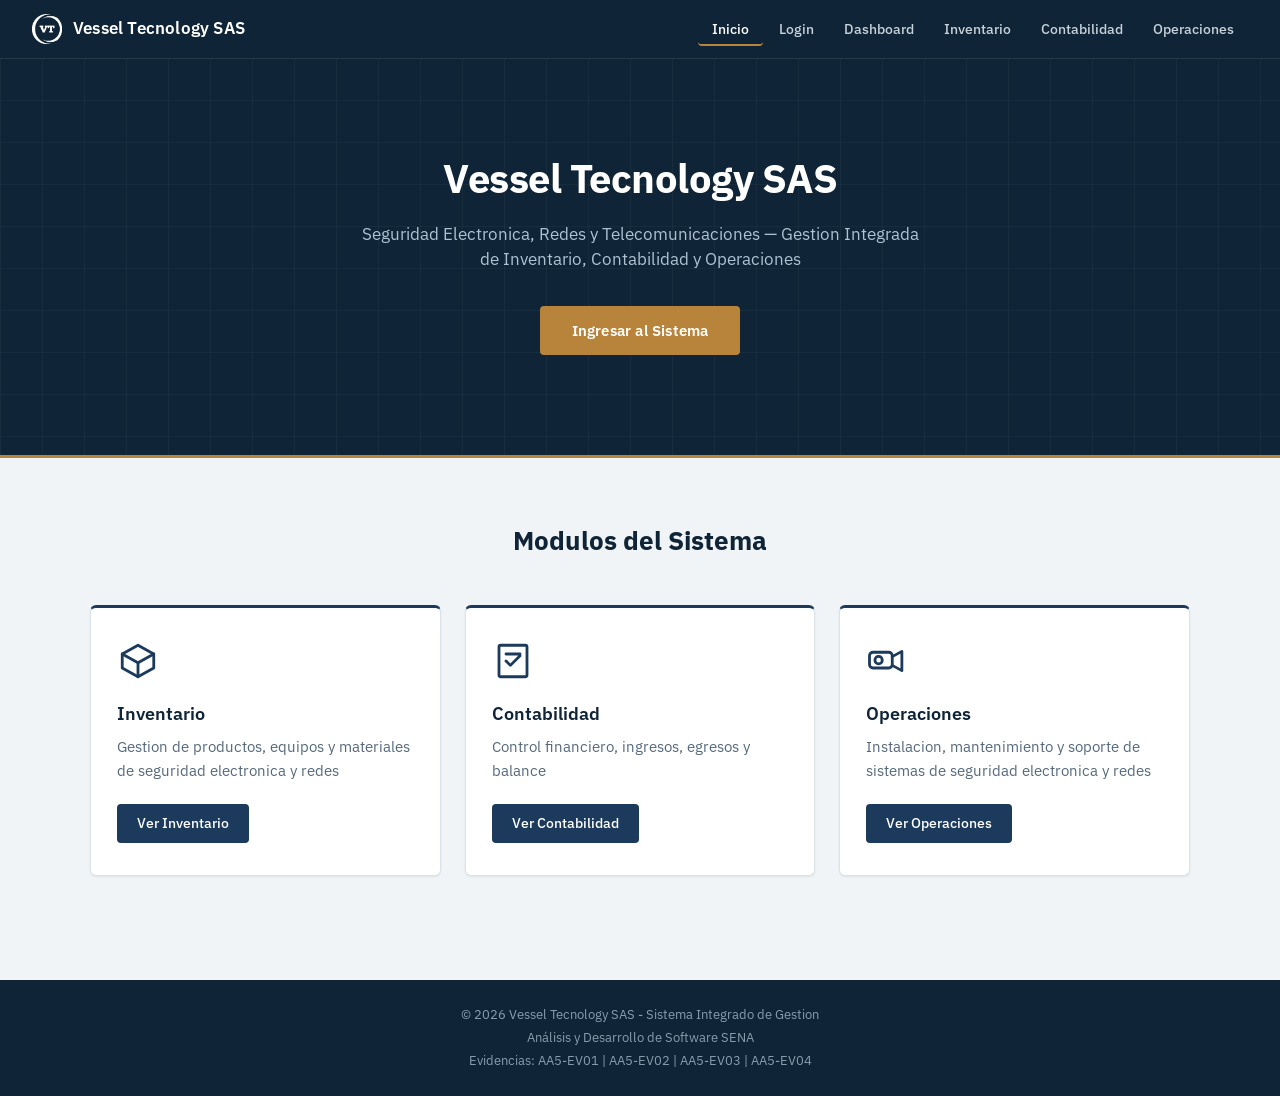
<file: index.html>
<!DOCTYPE html>
<html lang="es">
<head>
    <meta charset="UTF-8">
    <meta name="viewport" content="width=device-width, initial-scale=1.0">
    <title>Vessel Tecnology SAS - Sistema Integrado</title>
    <link rel="stylesheet" href="css/style.css?v=3">
    <link rel="icon" href="favicon.ico" sizes="any">
    <link rel="icon" href="img/favicon-32.png" type="image/png">
    <link rel="apple-touch-icon" href="img/apple-touch-icon.png">
</head>
<body>
    <nav class="navbar">
        <div class="logo">
            <span class="icon"><img src="img/emblema-navbar.png" alt="Vessel Tecnology SAS"></span>
            <span>Vessel Tecnology SAS</span>
        </div>
        <ul class="nav-links">
            <li><a href="index.html" class="active">Inicio</a></li>
            <li><a href="login.html">Login</a></li>
            <li><a href="dashboard.html">Dashboard</a></li>
            <li><a href="inventario.html">Inventario</a></li>
            <li><a href="contabilidad.html">Contabilidad</a></li>
            <li><a href="operaciones.html">Operaciones</a></li>
        </ul>
    </nav>

    <header class="hero">
        <h1>Vessel Tecnology SAS</h1>
        <p>Seguridad Electronica, Redes y Telecomunicaciones &mdash; Gestion Integrada de Inventario, Contabilidad y Operaciones</p>
        <a href="login.html" class="btn-ingresar">Ingresar al Sistema</a>
    </header>

    <section class="modules">
        <h2>Modulos del Sistema</h2>
        <div class="cards">
            <div class="card">
                <div class="card-icon"><svg viewBox="0 0 24 24" fill="none" stroke="currentColor" stroke-width="1.6" stroke-linecap="round" stroke-linejoin="round"><path d="M3 8l9-5 9 5-9 5-9-5z"/><path d="M3 8v8l9 5 9-5V8"/><path d="M12 13v8"/></svg></div>
                <h3>Inventario</h3>
                <p>Gestion de productos, equipos y materiales de seguridad electronica y redes</p>
                <a href="inventario.html" class="btn-card">Ver Inventario</a>
            </div>
            <div class="card">
                <div class="card-icon"><svg viewBox="0 0 24 24" fill="none" stroke="currentColor" stroke-width="1.6" stroke-linecap="round" stroke-linejoin="round"><rect x="4" y="3" width="16" height="18" rx="1"/><path d="M8 8h8M8 12l2.5 2.5L16 9"/></svg></div>
                <h3>Contabilidad</h3>
                <p>Control financiero, ingresos, egresos y balance</p>
                <a href="contabilidad.html" class="btn-card">Ver Contabilidad</a>
            </div>
            <div class="card">
                <div class="card-icon"><svg viewBox="0 0 24 24" fill="none" stroke="currentColor" stroke-width="1.6" stroke-linecap="round" stroke-linejoin="round"><rect x="2" y="7" width="13" height="9" rx="2"/><path d="M15 9.5l5.5-3v11l-5.5-3"/><circle cx="7.2" cy="11.5" r="2.1"/></svg></div>
                <h3>Operaciones</h3>
                <p>Instalacion, mantenimiento y soporte de sistemas de seguridad electronica y redes</p>
                <a href="operaciones.html" class="btn-card">Ver Operaciones</a>
            </div>
        </div>
    </section>

    <footer>
        <p>&copy; 2026 Vessel Tecnology SAS - Sistema Integrado de Gestion</p>
        <p>Análisis y Desarrollo de Software SENA</p>
        <p>Evidencias: AA5-EV01 | AA5-EV02 | AA5-EV03 | AA5-EV04</p>
    </footer>
</body>
</html>
</file>
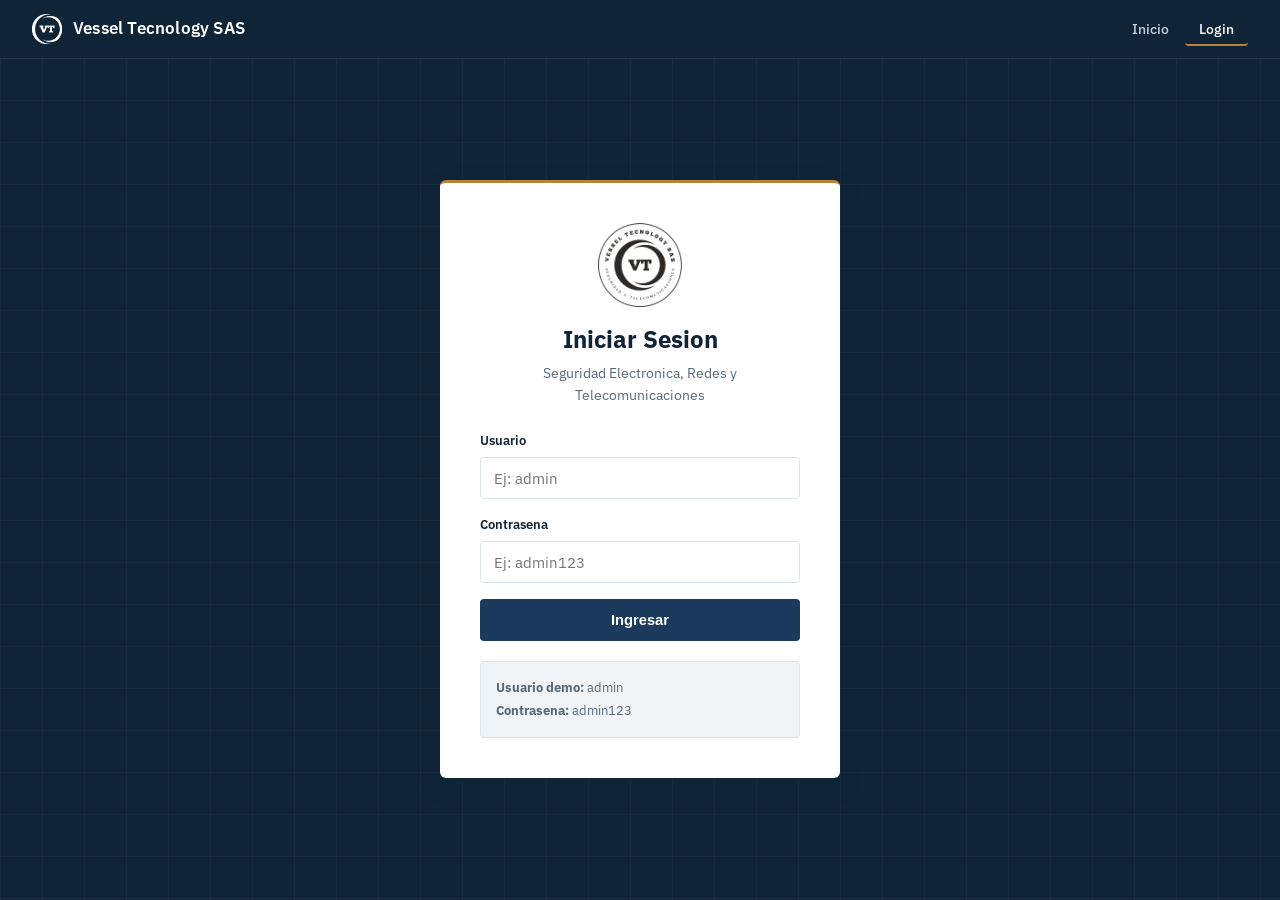
<file: auditoria.html>
<!DOCTYPE html>
<html lang="es">
<head>
    <meta charset="UTF-8">
    <meta name="viewport" content="width=device-width, initial-scale=1.0">
    <title>Auditoria - Vessel Technology SAS</title>
    <link rel="stylesheet" href="css/style.css?v=3">
    <link rel="icon" href="favicon.ico" sizes="any">
    <link rel="icon" href="img/favicon-32.png" type="image/png">
    <link rel="apple-touch-icon" href="img/apple-touch-icon.png">
</head>
<body>
    <nav class="navbar">
        <div class="logo">
            <span class="icon"><img src="img/emblema-navbar.png" alt="Vessel Tecnology SAS"></span>
            <span>Vessel Technology SAS</span>
        </div>
        <ul class="nav-links">
            <li><a href="index.html">Inicio</a></li>
            <li><a href="dashboard.html">Dashboard</a></li>
            <li><a href="inventario.html">Inventario</a></li>
            <li><a href="contabilidad.html">Contabilidad</a></li>
            <li><a href="operaciones.html">Operaciones</a></li>
            <li><a href="nomina.html" id="navNomina" style="display:none;">Nomina</a></li>
            <li><a href="auditoria.html" class="active">Auditoria</a></li>
            <li><a href="#" onclick="logout()">Salir</a></li>
        </ul>
    </nav>

    <div class="page-container">
        <h1>Auditoria del Sistema</h1>
        <p class="subtitle">Bitacora de trazabilidad: quien hizo que, en que modulo y cuando</p>

        <div class="actions-bar">
            <input type="text" id="searchInput" placeholder="Buscar por usuario, accion o modulo..." onkeyup="filtrar()">
            <button class="btn-secondary" onclick="cargarAuditoria()">Actualizar</button>
        </div>

        <div id="mensajeAcceso" class="message error" style="display:none;"></div>

        <div class="table-container">
            <table id="auditoriaTable">
                <thead>
                    <tr>
                        <th>Fecha y hora</th>
                        <th>Usuario</th>
                        <th>Accion</th>
                        <th>Modulo</th>
                        <th>Registro afectado</th>
                        <th>Descripcion</th>
                        <th>IP</th>
                    </tr>
                </thead>
                <tbody id="tableBody"></tbody>
            </table>
        </div>
    </div>

    <script>
        async function cargarAuditoria() {
            try {
                const res = await fetch('api/auditoria');
                const data = await res.json();

                if (data.success) {
                    document.getElementById('mensajeAcceso').style.display = 'none';
                    renderTable(data.data);
                } else {
                    document.getElementById('tableBody').innerHTML = '';
                    const msg = document.getElementById('mensajeAcceso');
                    msg.textContent = data.error || 'No fue posible cargar la auditoria.';
                    msg.style.display = 'block';
                }
            } catch (e) {
                console.error('Error cargando auditoria:', e);
                const msg = document.getElementById('mensajeAcceso');
                msg.textContent = 'No fue posible conectar con el servidor. Intentelo nuevamente.';
                msg.style.display = 'block';
            }
        }

        function renderTable(registros) {
            const tbody = document.getElementById('tableBody');
            if (!registros || registros.length === 0) {
                tbody.innerHTML = '<tr><td colspan="7" style="text-align:center;">Aun no hay registros de auditoria</td></tr>';
                return;
            }
            tbody.innerHTML = registros.map(r => `
                <tr>
                    <td>${r.fechaHora}</td>
                    <td>${r.usuario}</td>
                    <td><span class="badge ${claseBadge(r.accion)}">${r.accion}</span></td>
                    <td>${r.modulo}</td>
                    <td>${r.registroAfectado || '-'}</td>
                    <td>${r.descripcion || '-'}</td>
                    <td>${r.ip || '-'}</td>
                </tr>
            `).join('');
        }

        function claseBadge(accion) {
            if (accion.includes('FALLIDO') || accion.startsWith('ELIMINAR')) return 'cancelada';
            if (accion.startsWith('LOGIN') || accion.startsWith('CREAR') || accion.startsWith('ENTRADA')) return 'completada';
            if (accion.startsWith('SALIDA') || accion.startsWith('ACTUALIZAR') || accion.startsWith('AJUSTE')) return 'pendiente';
            return 'planificada';
        }

        function filtrar() {
            const term = document.getElementById('searchInput').value.toLowerCase();
            document.querySelectorAll('#tableBody tr').forEach(row => {
                row.style.display = row.textContent.toLowerCase().includes(term) ? '' : 'none';
            });
        }

        function logout() {
            localStorage.removeItem('user');
            fetch('api/auth/logout');
            window.location.href = 'index.html';
        }

        const user = localStorage.getItem('user');
        if (!user) window.location.href = 'login.html';
        else {
            const u = JSON.parse(user);
            if (u.rol === 'admin') {
                const navNom = document.getElementById('navNomina');
                if (navNom) navNom.style.display = 'inline';
            }
        }

        cargarAuditoria();
    </script>
</body>
</html>
</file>
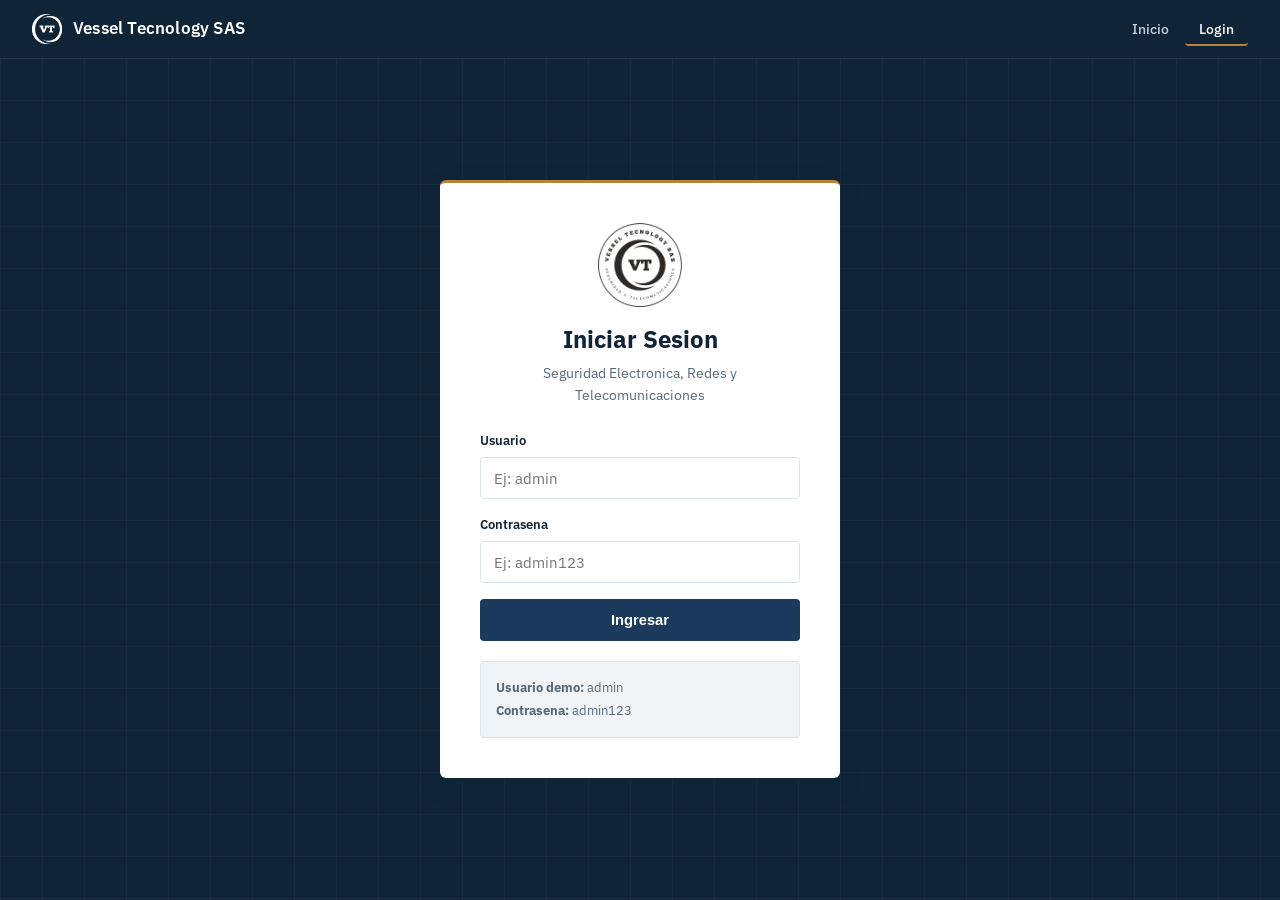
<file: contabilidad.html>
<!DOCTYPE html>
<html lang="es">
<head>
    <meta charset="UTF-8">
    <meta name="viewport" content="width=device-width, initial-scale=1.0">
    <title>Contabilidad - Vessel Technology SAS</title>
    <link rel="stylesheet" href="css/style.css?v=3">
    <link rel="icon" href="favicon.ico" sizes="any">
    <link rel="icon" href="img/favicon-32.png" type="image/png">
    <link rel="apple-touch-icon" href="img/apple-touch-icon.png">
</head>
<body>
    <nav class="navbar">
        <div class="logo">
            <span class="icon"><img src="img/emblema-navbar.png" alt="Vessel Tecnology SAS"></span>
            <span>Vessel Technology SAS</span>
        </div>
        <ul class="nav-links">
            <li><a href="index.html">Inicio</a></li>
            <li><a href="dashboard.html">Dashboard</a></li>
            <li><a href="inventario.html">Inventario</a></li>
            <li><a href="contabilidad.html" class="active">Contabilidad</a></li>
            <li><a href="operaciones.html">Operaciones</a></li>
            <li><a href="nomina.html" id="navNomina" style="display:none;">Nomina</a></li>
            <li><a href="auditoria.html" id="navAuditoria" style="display:none;">Auditoria</a></li>
            <li><a href="#" onclick="logout()">Salir</a></li>
        </ul>
    </nav>

    <div class="page-container">
        <h1>Modulo de Contabilidad</h1>
        <p class="subtitle">Control financiero y gestion de transacciones</p>

        <div class="summary-cards summary-cards-5">
            <div class="summary-card income">
                <h4>Total Ingresos</h4>
                <div id="sumIngresos">$0</div>
            </div>
            <div class="summary-card expense">
                <h4>Total Egresos</h4>
                <div id="sumEgresos">$0</div>
            </div>
            <div class="summary-card balance">
                <h4>Balance</h4>
                <div id="sumBalance">$0</div>
            </div>
            <div class="summary-card cobrar">
                <h4>Cuentas por Cobrar</h4>
                <div id="sumPorCobrar">$0</div>
                <span class="summary-sub" id="cantPorCobrar"></span>
            </div>
            <div class="summary-card pagar">
                <h4>Cuentas por Pagar</h4>
                <div id="sumPorPagar">$0</div>
                <span class="summary-sub" id="cantPorPagar"></span>
            </div>
        </div>
        <div id="alertaVencidas" class="message error" style="display:none; margin-bottom:16px;"></div>

        <div class="actions-bar">
            <button class="btn-primary" onclick="showAddForm()">+ Nueva Transaccion</button>
        </div>

        <div id="addForm" class="form-panel" style="display:none;">
            <h3>Registrar Transaccion</h3>
            <form id="transForm">
                <div class="form-row">
                    <div class="form-group">
                        <label>Tipo</label>
                        <select id="tipo">
                            <option value="ingreso">Ingreso</option>
                            <option value="egreso">Egreso</option>
                        </select>
                    </div>
                    <div class="form-group">
                        <label>Categoria</label>
                        <select id="catTrans">
                            <option value="ventas">Ventas</option>
                            <option value="compras">Compras</option>
                            <option value="nomina">Nomina</option>
                            <option value="servicios">Servicios</option>
                            <option value="mantenimiento">Mantenimiento</option>
                        </select>
                    </div>
                </div>
                <div class="form-group">
                    <label>Concepto</label>
                    <input type="text" id="concepto" required>
                </div>
                <div class="form-row">
                    <div class="form-group">
                        <label>Monto (COP)</label>
                        <input type="number" id="monto" required>
                    </div>
                    <div class="form-group">
                        <label>Fecha</label>
                        <input type="date" id="fechaTrans" required>
                    </div>
                    <div class="form-group">
                        <label>Referencia</label>
                        <input type="text" id="referencia">
                    </div>
                </div>
                <div class="form-row">
                    <div class="form-group">
                        <label>Metodo de Pago</label>
                        <select id="metodoPago">
                            <option value="transferencia">Transferencia</option>
                            <option value="efectivo">Efectivo</option>
                            <option value="cheque">Cheque</option>
                            <option value="credito">Credito</option>
                        </select>
                    </div>
                    <div class="form-group">
                        <label>Estado</label>
                        <select id="estadoTrans" onchange="toggleVencimiento()">
                            <option value="completado">Completado (ya pagado/cobrado)</option>
                            <option value="pendiente">Pendiente (por pagar/cobrar)</option>
                        </select>
                    </div>
                    <div class="form-group" id="grupoVencimiento" style="display:none;">
                        <label>Fecha de vencimiento</label>
                        <input type="date" id="fechaVencimiento">
                    </div>
                </div>
                <div class="form-row">
                    <div class="form-group">
                        <label>Responsable</label>
                        <input type="text" id="responsable">
                    </div>
                </div>
                <button type="submit" class="btn-primary">Guardar</button>
                <button type="button" class="btn-secondary" onclick="hideAddForm()">Cancelar</button>
            </form>
        </div>

        <div class="table-container">
            <table id="contaTable">
                <thead>
                    <tr>
                        <th>ID</th>
                        <th>Tipo</th>
                        <th>Concepto</th>
                        <th>Monto</th>
                        <th>Categoria</th>
                        <th>Fecha</th>
                        <th>Referencia</th>
                        <th>Estado</th>
                        <th>Vencimiento</th>
                    </tr>
                </thead>
                <tbody id="tableBody"></tbody>
            </table>
        </div>
    </div>

    <script>
        const API_URL = 'api/contabilidad';

        async function loadData() {
            try {
                // Resumen
                const resSum = await fetch(API_URL + '/resumen');
                const sumData = await resSum.json();
                if (sumData.success) {
                    const s = sumData.data;
                    document.getElementById('sumIngresos').textContent = '$' + s.totalIngresos.toLocaleString();
                    document.getElementById('sumEgresos').textContent = '$' + s.totalEgresos.toLocaleString();
                    document.getElementById('sumBalance').textContent = '$' + s.balance.toLocaleString();
                    document.getElementById('sumPorCobrar').textContent = '$' + s.cuentasPorCobrar.toLocaleString();
                    document.getElementById('sumPorPagar').textContent = '$' + s.cuentasPorPagar.toLocaleString();
                    document.getElementById('cantPorCobrar').textContent = s.cantidadPorCobrar + ' factura(s) pendiente(s)';
                    document.getElementById('cantPorPagar').textContent = s.cantidadPorPagar + ' factura(s) pendiente(s)';

                    const alerta = document.getElementById('alertaVencidas');
                    if (s.cuentasVencidas > 0) {
                        alerta.style.display = 'block';
                        alerta.textContent = 'Tienes ' + s.cuentasVencidas + ' cuenta(s) pendiente(s) vencida(s). Revisa la columna Vencimiento en la tabla.';
                    } else {
                        alerta.style.display = 'none';
                    }
                }

                // Transacciones
                const res = await fetch(API_URL);
                const data = await res.json();
                if (data.success) {
                    const hoy = new Date().toISOString().slice(0,10);
                    document.getElementById('tableBody').innerHTML = data.data.map(t => {
                        const vencida = t.estado === 'pendiente' && t.fechaVencimiento && t.fechaVencimiento < hoy;
                        return `
                        <tr${vencida ? ' class="row-vencida"' : ''}>
                            <td>${t.id}</td>
                            <td><span class="badge ${t.tipoTransaccion}">${t.tipoTransaccion}</span></td>
                            <td>${t.concepto}</td>
                            <td>$${t.monto.toLocaleString()}</td>
                            <td>${t.categoria}</td>
                            <td>${t.fechaTransaccion}</td>
                            <td>${t.referencia || '-'}</td>
                            <td><span class="badge ${t.estado}">${t.estado}</span></td>
                            <td>${t.fechaVencimiento ? (vencida ? '<strong class="text-danger">' + t.fechaVencimiento + ' (vencida)</strong>' : t.fechaVencimiento) : '-'}</td>
                        </tr>
                    `;}).join('');
                }
            } catch (e) { console.error(e); }
        }

        function toggleVencimiento() {
            document.getElementById('grupoVencimiento').style.display =
                document.getElementById('estadoTrans').value === 'pendiente' ? 'block' : 'none';
        }

        function showAddForm() {
            document.getElementById('transForm').reset();
            toggleVencimiento();
            document.getElementById('addForm').style.display = 'block';
        }
        function hideAddForm() { document.getElementById('addForm').style.display = 'none'; }

        document.getElementById('transForm').addEventListener('submit', async function(e) {
            e.preventDefault();
            const trans = {
                tipoTransaccion: document.getElementById('tipo').value,
                concepto: document.getElementById('concepto').value,
                monto: parseFloat(document.getElementById('monto').value),
                categoria: document.getElementById('catTrans').value,
                fechaTransaccion: document.getElementById('fechaTrans').value,
                referencia: document.getElementById('referencia').value,
                metodoPago: document.getElementById('metodoPago').value,
                estado: document.getElementById('estadoTrans').value,
                fechaVencimiento: document.getElementById('fechaVencimiento').value,
                responsable: document.getElementById('responsable').value,
                observaciones: ''
            };

            try {
                const res = await fetch(API_URL, {
                    method: 'POST',
                    headers: { 'Content-Type': 'application/json' },
                    body: JSON.stringify(trans)
                });
                const data = await res.json();
                if (data.success) { hideAddForm(); loadData(); }
                else alert(data.error || 'Error');
            } catch (e) { alert('Error de conexion'); }
        });

        function logout() {
            localStorage.removeItem('user');
            fetch('api/auth/logout');
            window.location.href = 'index.html';
        }

        const __user = localStorage.getItem('user');
        if (!__user) window.location.href = 'login.html';
        else {
            const __u = JSON.parse(__user);
            if (__u.rol === 'admin') {
                const navAud = document.getElementById('navAuditoria');
                if (navAud) navAud.style.display = 'inline';
                const navNom = document.getElementById('navNomina');
                if (navNom) navNom.style.display = 'inline';
            }
        }
        loadData();
    </script>
</body>
</html>
</file>
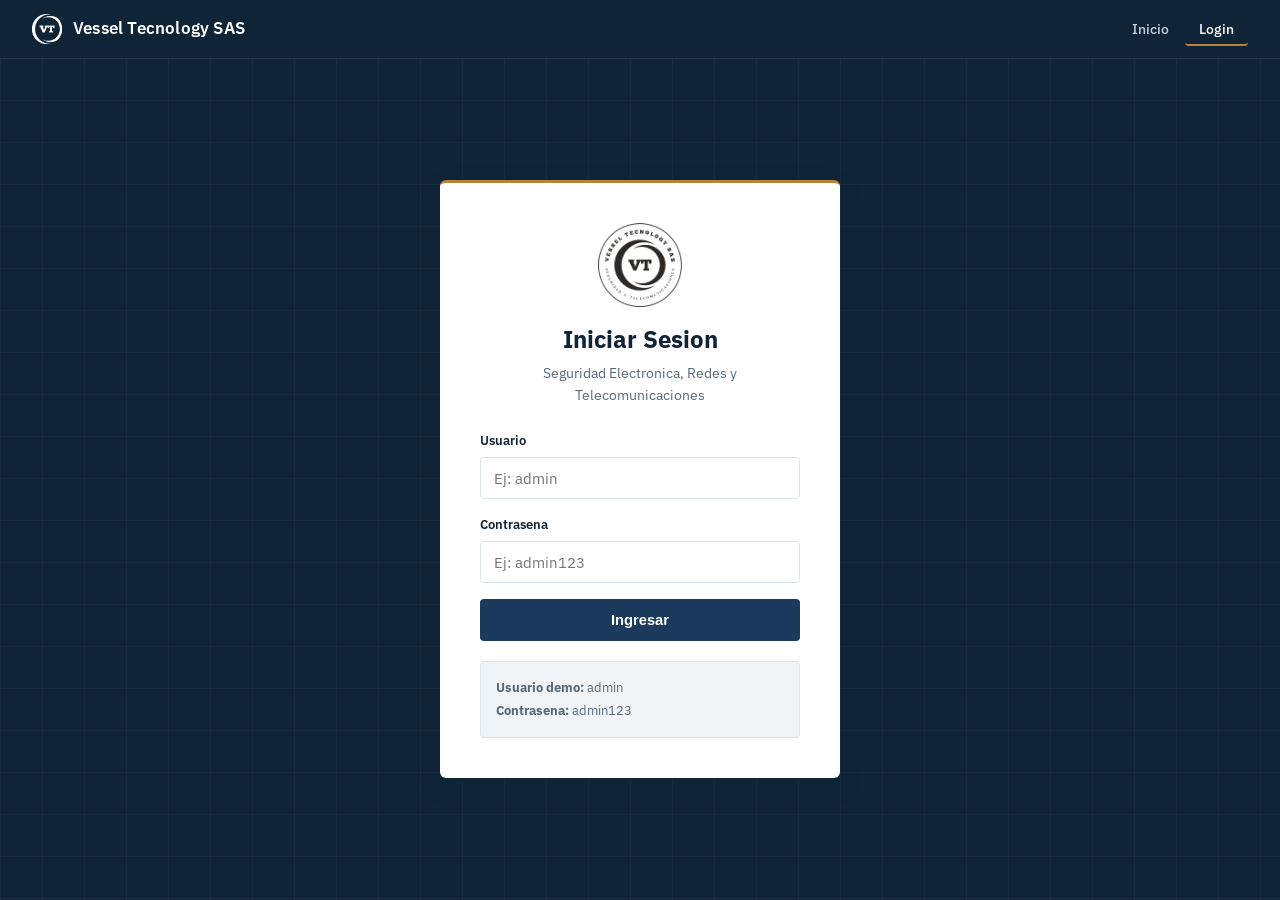
<file: inventario.html>
<!DOCTYPE html>
<html lang="es">
<head>
    <meta charset="UTF-8">
    <meta name="viewport" content="width=device-width, initial-scale=1.0">
    <title>Inventario - Vessel Technology SAS</title>
    <link rel="stylesheet" href="css/style.css?v=3">
    <link rel="icon" href="favicon.ico" sizes="any">
    <link rel="icon" href="img/favicon-32.png" type="image/png">
    <link rel="apple-touch-icon" href="img/apple-touch-icon.png">
</head>
<body>
    <nav class="navbar">
        <div class="logo">
            <span class="icon"><img src="img/emblema-navbar.png" alt="Vessel Tecnology SAS"></span>
            <span>Vessel Technology SAS</span>
        </div>
        <ul class="nav-links">
            <li><a href="index.html">Inicio</a></li>
            <li><a href="dashboard.html">Dashboard</a></li>
            <li><a href="inventario.html" class="active">Inventario</a></li>
            <li><a href="contabilidad.html">Contabilidad</a></li>
            <li><a href="operaciones.html">Operaciones</a></li>
            <li><a href="nomina.html" id="navNomina" style="display:none;">Nomina</a></li>
            <li><a href="auditoria.html" id="navAuditoria" style="display:none;">Auditoria</a></li>
            <li><a href="#" onclick="logout()">Salir</a></li>
        </ul>
    </nav>

    <div class="page-container">
        <h1>Modulo de Inventario</h1>
        <p class="subtitle">Gestion de productos, equipos y materiales de seguridad electronica y redes</p>

        <div class="actions-bar">
            <button class="btn-primary" onclick="showAddForm()">+ Nuevo Producto</button>
            <input type="text" id="searchInput" placeholder="Buscar producto..." onkeyup="searchProducts()">
        </div>

        <div id="addForm" class="form-panel" style="display:none;">
            <h3 id="formTitle">Agregar Producto</h3>
            <form id="productForm">
                <div class="form-row">
                    <div class="form-group">
                        <label>Codigo</label>
                        <input type="text" id="codigo" required>
                    </div>
                    <div class="form-group">
                        <label>Nombre</label>
                        <input type="text" id="nombre" required>
                    </div>
                </div>
                <div class="form-group">
                    <label>Descripcion</label>
                    <textarea id="descripcion"></textarea>
                </div>
                <div class="form-row">
                    <div class="form-group">
                        <label>Categoria</label>
                        <select id="categoria">
                            <option value="repuestos">Repuestos</option>
                            <option value="equipos">Equipos</option>
                            <option value="consumibles">Consumibles</option>
                            <option value="herramientas">Herramientas</option>
                        </select>
                    </div>
                    <div class="form-group">
                        <label>Cantidad Stock</label>
                        <input type="number" id="cantidad" required>
                    </div>
                    <div class="form-group">
                        <label>Precio Unitario (COP)</label>
                        <input type="number" id="precio" required>
                    </div>
                </div>
                <div class="form-row">
                    <div class="form-group">
                        <label>Ubicacion Almacen</label>
                        <input type="text" id="ubicacion">
                    </div>
                    <div class="form-group">
                        <label>Proveedor</label>
                        <input type="text" id="proveedor">
                    </div>
                    <div class="form-group">
                        <label>Fecha Ingreso</label>
                        <input type="date" id="fechaIngreso" required>
                    </div>
                </div>
                <button type="submit" class="btn-primary" id="submitBtn">Guardar Producto</button>
                <button type="button" class="btn-secondary" onclick="hideAddForm()">Cancelar</button>
            </form>
        </div>

        <div class="table-container">
            <table id="inventarioTable">
                <thead>
                    <tr>
                        <th>ID</th>
                        <th>Codigo</th>
                        <th>Nombre</th>
                        <th>Categoria</th>
                        <th>Stock</th>
                        <th>Precio</th>
                        <th>Ubicacion</th>
                        <th>Estado</th>
                        <th>Acciones</th>
                    </tr>
                </thead>
                <tbody id="tableBody"></tbody>
            </table>
        </div>

        <div id="movPanel" class="form-panel" style="display:none;">
            <h3>Movimientos de inventario &mdash; <span id="movProductoNombre"></span></h3>
            <form id="movForm">
                <div class="form-row">
                    <div class="form-group">
                        <label>Tipo de movimiento</label>
                        <select id="movTipo" required>
                            <option value="entrada">Entrada (ingreso de stock)</option>
                            <option value="salida">Salida (retiro de stock)</option>
                            <option value="ajuste">Ajuste (corregir stock fisico contado)</option>
                        </select>
                    </div>
                    <div class="form-group">
                        <label id="movCantidadLabel">Cantidad</label>
                        <input type="number" id="movCantidad" min="0" required>
                    </div>
                </div>
                <div class="form-group">
                    <label>Motivo</label>
                    <input type="text" id="movMotivo" placeholder="Ej: Compra a proveedor, uso en mantenimiento OP-2024-002, conteo fisico...">
                </div>
                <button type="submit" class="btn-primary">Registrar Movimiento</button>
                <button type="button" class="btn-secondary" onclick="cerrarMovPanel()">Cerrar</button>
            </form>

            <div id="movMensaje" class="message" style="display:none;"></div>

            <h3 style="margin-top:20px;">Historial</h3>
            <div class="table-container">
                <table>
                    <thead>
                        <tr>
                            <th>Fecha</th>
                            <th>Tipo</th>
                            <th>Cantidad</th>
                            <th>Stock resultante</th>
                            <th>Motivo</th>
                            <th>Usuario</th>
                        </tr>
                    </thead>
                    <tbody id="movHistorialBody"></tbody>
                </table>
            </div>
        </div>
    </div>

    <script>
        const API_URL = 'api/inventario';

        async function loadInventario() {
            try {
                const res = await fetch(API_URL);
                const data = await res.json();
                if (data.success) renderTable(data.data);
            } catch (e) { console.error(e); }
        }

        function renderTable(productos) {
            const tbody = document.getElementById('tableBody');
            tbody.innerHTML = productos.map(p => `
                <tr>
                    <td>${p.id}</td>
                    <td class="mono">${p.codigoProducto}</td>
                    <td>${p.nombre}</td>
                    <td><span class="cat-tag cat-${p.categoria}">${p.categoria}</span></td>
                    <td>
                        <div class="stock-cell">
                            <span class="stock-num">${p.cantidadStock}</span>
                            <span class="stock-bar"><span class="stock-bar-fill stock-${p.estado}" style="width:${Math.max(6, Math.min(100, (p.cantidadStock / Math.max(p.cantidadStock, p.cantidadMinima * 3)) * 100))}%"></span></span>
                        </div>
                    </td>
                    <td>$${p.precioUnitario.toLocaleString()}</td>
                    <td>${p.ubicacionAlmacen || '-'}</td>
                    <td><span class="badge ${p.estado}">${p.estado}</span></td>
                    <td>
                        <button class="btn-small" onclick="editProduct(${p.id})">Editar</button>
                        <button class="btn-small" onclick="verMovimientos(${p.id}, '${p.nombre.replace(/'/g, "\\'")}')">Movimientos</button>
                        <button class="btn-small btn-danger" onclick="deleteProduct(${p.id})">Eliminar</button>
                    </td>
                </tr>
            `).join('');
        }

        let editingId = null;

        function showAddForm() {
            editingId = null;
            document.getElementById('productForm').reset();
            document.getElementById('formTitle').textContent = 'Agregar Producto';
            document.getElementById('submitBtn').textContent = 'Guardar Producto';
            document.getElementById('codigo').disabled = false;
            document.getElementById('addForm').style.display = 'block';
        }
        function hideAddForm() {
            editingId = null;
            document.getElementById('addForm').style.display = 'none';
        }

        async function editProduct(id) {
            try {
                const res = await fetch(`${API_URL}/${id}`);
                const data = await res.json();
                if (!data.success) { alert(data.error || 'No se pudo cargar el producto'); return; }
                const p = data.data;
                editingId = id;
                document.getElementById('formTitle').textContent = 'Editar Producto';
                document.getElementById('submitBtn').textContent = 'Actualizar Producto';
                document.getElementById('codigo').value = p.codigoProducto;
                document.getElementById('codigo').disabled = true; // el codigo no se modifica una vez creado
                document.getElementById('nombre').value = p.nombre;
                document.getElementById('descripcion').value = p.descripcion || '';
                document.getElementById('categoria').value = p.categoria;
                document.getElementById('cantidad').value = p.cantidadStock;
                document.getElementById('precio').value = p.precioUnitario;
                document.getElementById('ubicacion').value = p.ubicacionAlmacen || '';
                document.getElementById('proveedor').value = p.proveedor || '';
                document.getElementById('fechaIngreso').value = (p.fechaIngreso || '').substring(0, 10);
                document.getElementById('addForm').style.display = 'block';
                window.scrollTo({ top: document.getElementById('addForm').offsetTop - 20, behavior: 'smooth' });
            } catch (e) {
                alert('Error de conexion al cargar el producto');
            }
        }

        document.getElementById('productForm').addEventListener('submit', async function(e) {
            e.preventDefault();
            const producto = {
                codigoProducto: document.getElementById('codigo').value,
                nombre: document.getElementById('nombre').value,
                descripcion: document.getElementById('descripcion').value,
                categoria: document.getElementById('categoria').value,
                cantidadStock: parseInt(document.getElementById('cantidad').value),
                cantidadMinima: 10,
                precioUnitario: parseFloat(document.getElementById('precio').value),
                ubicacionAlmacen: document.getElementById('ubicacion').value,
                proveedor: document.getElementById('proveedor').value,
                fechaIngreso: document.getElementById('fechaIngreso').value
            };

            const esEdicion = editingId !== null;
            const url = esEdicion ? `${API_URL}/${editingId}` : API_URL;
            const metodo = esEdicion ? 'PUT' : 'POST';

            try {
                const res = await fetch(url, {
                    method: metodo,
                    headers: { 'Content-Type': 'application/json' },
                    body: JSON.stringify(producto)
                });
                const data = await res.json();
                if (data.success) { hideAddForm(); loadInventario(); }
                else alert(data.error || 'Error');
            } catch (e) { alert('Error de conexion'); }
        });

        async function deleteProduct(id) {
            if (!confirm('Eliminar producto?')) return;
            try {
                const res = await fetch(`${API_URL}/${id}`, { method: 'DELETE' });
                const data = await res.json();
                if (data.success) loadInventario();
            } catch (e) { alert('Error'); }
        }

        function searchProducts() {
            const term = document.getElementById('searchInput').value.toLowerCase();
            const rows = document.querySelectorAll('#tableBody tr');
            rows.forEach(row => {
                row.style.display = row.textContent.toLowerCase().includes(term) ? '' : 'none';
            });
        }

        // ---------- Movimientos de inventario (entrada / salida / ajuste) ----------
        let movProductoId = null;

        async function verMovimientos(id, nombre) {
            movProductoId = id;
            document.getElementById('movProductoNombre').textContent = nombre;
            document.getElementById('movForm').reset();
            document.getElementById('movMensaje').style.display = 'none';
            document.getElementById('movPanel').style.display = 'block';
            actualizarLabelCantidad();
            await cargarHistorialMovimientos();
            window.scrollTo({ top: document.getElementById('movPanel').offsetTop - 20, behavior: 'smooth' });
        }

        function cerrarMovPanel() {
            movProductoId = null;
            document.getElementById('movPanel').style.display = 'none';
        }

        document.getElementById('movTipo').addEventListener('change', actualizarLabelCantidad);
        function actualizarLabelCantidad() {
            const tipo = document.getElementById('movTipo').value;
            document.getElementById('movCantidadLabel').textContent =
                tipo === 'ajuste' ? 'Nuevo stock total (conteo fisico)' : 'Cantidad';
        }

        async function cargarHistorialMovimientos() {
            try {
                const res = await fetch(`${API_URL}/movimientos/${movProductoId}`);
                const data = await res.json();
                const tbody = document.getElementById('movHistorialBody');
                if (!data.success || !data.data || data.data.length === 0) {
                    tbody.innerHTML = '<tr><td colspan="6" style="text-align:center;">Aun no hay movimientos registrados para este producto</td></tr>';
                    return;
                }
                tbody.innerHTML = data.data.map(m => `
                    <tr>
                        <td>${m.fechaMovimiento}</td>
                        <td><span class="badge ${m.tipoMovimiento === 'salida' ? 'egreso' : 'ingreso'}">${m.tipoMovimiento}</span></td>
                        <td>${m.cantidad}</td>
                        <td>${m.stockResultante}</td>
                        <td>${m.motivo || '-'}</td>
                        <td>${m.usuario}</td>
                    </tr>
                `).join('');
            } catch (e) {
                console.error('Error cargando historial:', e);
            }
        }

        document.getElementById('movForm').addEventListener('submit', async function(e) {
            e.preventDefault();
            const movimiento = {
                productoId: movProductoId,
                tipoMovimiento: document.getElementById('movTipo').value,
                cantidad: parseInt(document.getElementById('movCantidad').value),
                motivo: document.getElementById('movMotivo').value
            };

            const msg = document.getElementById('movMensaje');
            try {
                const res = await fetch(`${API_URL}/movimiento`, {
                    method: 'POST',
                    headers: { 'Content-Type': 'application/json' },
                    body: JSON.stringify(movimiento)
                });
                const data = await res.json();
                if (data.success) {
                    msg.className = 'message success';
                    msg.textContent = 'Movimiento registrado. Stock resultante: ' + data.data.stockResultante;
                    msg.style.display = 'block';
                    document.getElementById('movForm').reset();
                    actualizarLabelCantidad();
                    cargarHistorialMovimientos();
                    loadInventario();
                } else {
                    msg.className = 'message error';
                    msg.textContent = data.error || 'No fue posible registrar el movimiento';
                    msg.style.display = 'block';
                }
            } catch (e) {
                msg.className = 'message error';
                msg.textContent = 'No fue posible conectar con el servidor. Intentelo nuevamente.';
                msg.style.display = 'block';
            }
        });

        function logout() {
            localStorage.removeItem('user');
            fetch('api/auth/logout');
            window.location.href = 'index.html';
        }

        const __user = localStorage.getItem('user');
        if (!__user) window.location.href = 'login.html';
        else {
            const __u = JSON.parse(__user);
            if (__u.rol === 'admin') {
                const navAud = document.getElementById('navAuditoria');
                if (navAud) navAud.style.display = 'inline';
                const navNom = document.getElementById('navNomina');
                if (navNom) navNom.style.display = 'inline';
            }
        }
        loadInventario();
    </script>
</body>
</html>
</file>
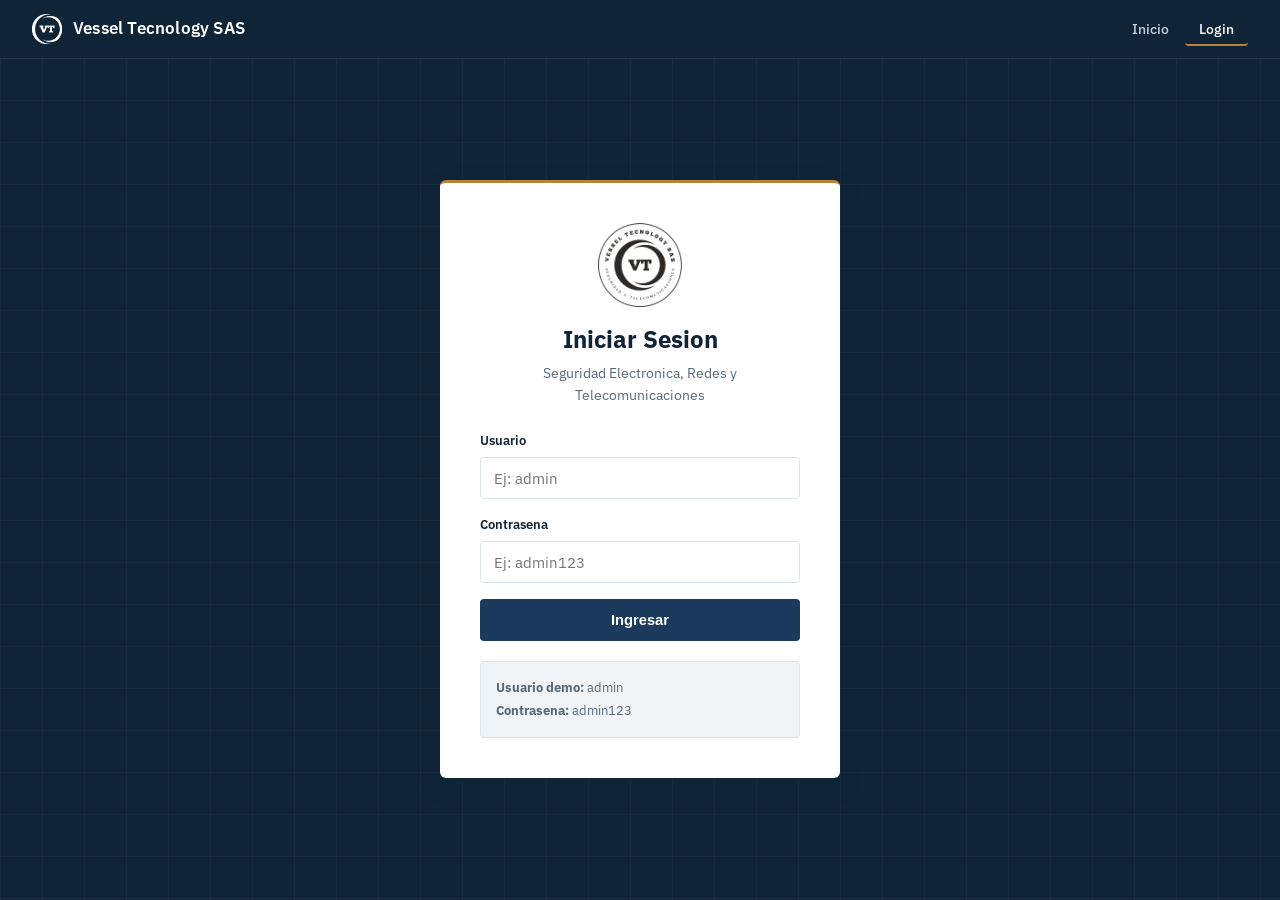
<file: login.html>
<!DOCTYPE html>
<html lang="es">
<head>
    <meta charset="UTF-8">
    <meta name="viewport" content="width=device-width, initial-scale=1.0">
    <title>Login - Vessel Tecnology SAS</title>
    <link rel="stylesheet" href="css/style.css?v=3">
    <link rel="icon" href="favicon.ico" sizes="any">
    <link rel="icon" href="img/favicon-32.png" type="image/png">
    <link rel="apple-touch-icon" href="img/apple-touch-icon.png">
</head>
<body>
    <nav class="navbar">
        <div class="logo">
            <span class="icon"><img src="img/emblema-navbar.png" alt="Vessel Tecnology SAS"></span>
            <span>Vessel Tecnology SAS</span>
        </div>
        <ul class="nav-links">
            <li><a href="index.html">Inicio</a></li>
            <li><a href="login.html" class="active">Login</a></li>
        </ul>
    </nav>

    <div class="login-container">
        <div class="login-box">
            <img src="img/sello-completo-claro.png" alt="Vessel Tecnology SAS" class="login-seal">
            <h2>Iniciar Sesion</h2>
            <p>Seguridad Electronica, Redes y Telecomunicaciones</p>

            <form id="loginForm">
                <div class="form-group">
                    <label>Usuario</label>
                    <input type="text" id="username" placeholder="Ej: admin" required>
                </div>
                <div class="form-group">
                    <label>Contrasena</label>
                    <input type="password" id="password" placeholder="Ej: admin123" required>
                </div>
                <button type="submit" class="btn-login">Ingresar</button>
            </form>

            <div id="loginMessage" class="message"></div>

            <div class="login-info">
                <p><strong>Usuario demo:</strong> admin</p>
                <p><strong>Contrasena:</strong> admin123</p>
            </div>
        </div>
    </div>

    <script>
        document.getElementById('loginForm').addEventListener('submit', async function(e) {
            e.preventDefault();

            const username = document.getElementById('username').value;
            const password = document.getElementById('password').value;
            const msgDiv = document.getElementById('loginMessage');

            // URL relativa dinámica para que tome automáticamente /vessel-tecnology-web-v2

const apiUrl = 'api/auth/login';

try {
    const response = await fetch(apiUrl, {
        method: 'POST',
        headers: { 'Content-Type': 'application/json' },
        body: JSON.stringify({ username, password })
    });

                const data = await response.json();

                if (data.success) {
                    msgDiv.className = 'message success';
                    msgDiv.textContent = 'Autenticacion satisfactoria. Redirigiendo...';
                    localStorage.setItem('user', JSON.stringify(data.data));
                    setTimeout(() => window.location.href = 'dashboard.html', 1500);
                } else {
                    msgDiv.className = 'message error';
                    msgDiv.textContent = data.error || 'Error en la autenticacion';
                }
            } catch (error) {
                msgDiv.className = 'message error';
                msgDiv.textContent = 'Error de conexion con el servidor';
                console.error('Error:', error);
            }
        });
    </script>
</body>
</html>
</file>
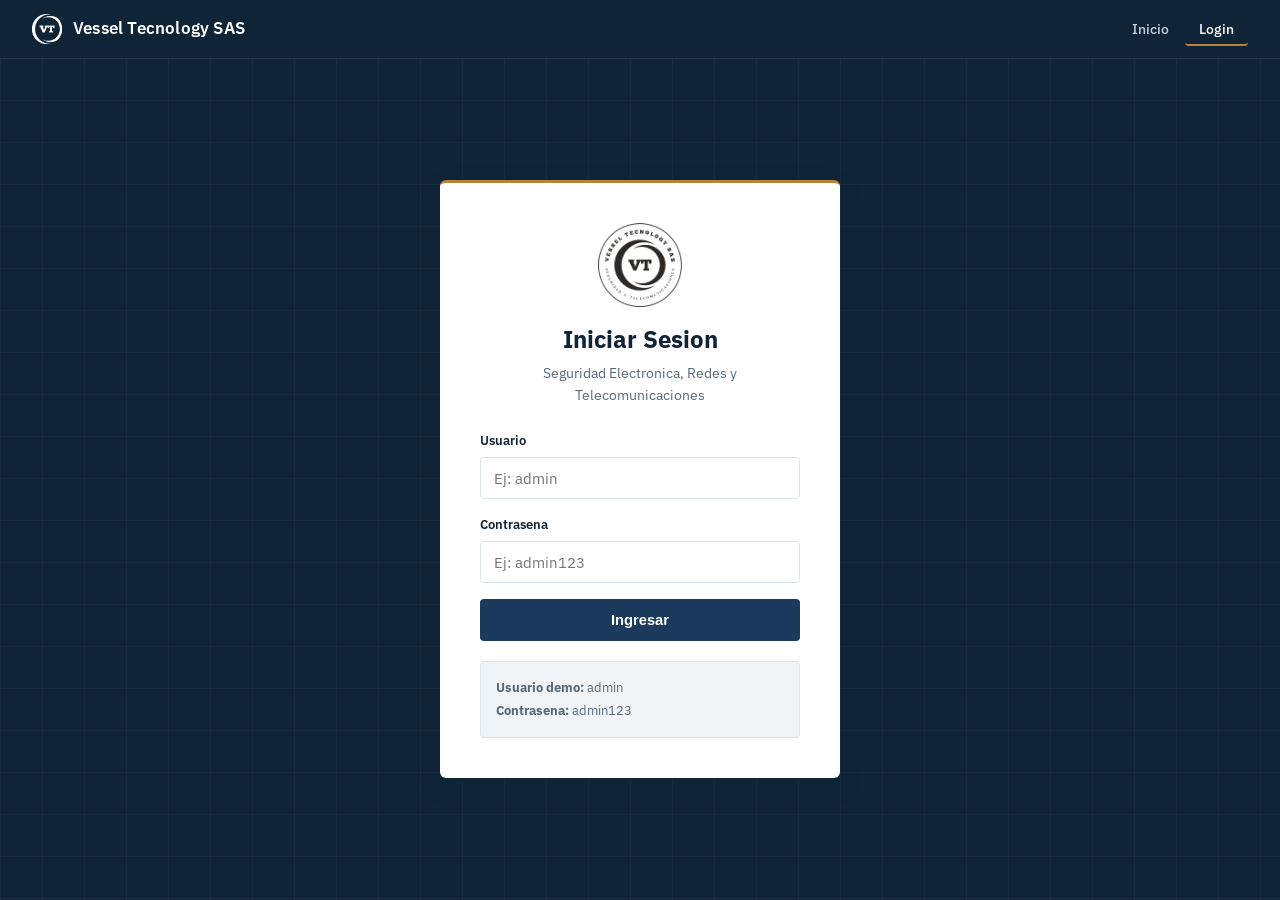
<file: nomina.html>
<!DOCTYPE html>
<html lang="es">
<head>
    <meta charset="UTF-8">
    <meta name="viewport" content="width=device-width, initial-scale=1.0">
    <title>Nomina - Vessel Technology SAS</title>
    <link rel="stylesheet" href="css/style.css?v=4">
    <link rel="icon" href="favicon.ico" sizes="any">
    <link rel="icon" href="img/favicon-32.png" type="image/png">
    <link rel="apple-touch-icon" href="img/apple-touch-icon.png">
</head>
<body>
    <nav class="navbar">
        <div class="logo">
            <span class="icon"><img src="img/emblema-navbar.png" alt="Vessel Tecnology SAS"></span>
            <span>Vessel Technology SAS</span>
        </div>
        <ul class="nav-links">
            <li><a href="index.html">Inicio</a></li>
            <li><a href="dashboard.html">Dashboard</a></li>
            <li><a href="inventario.html">Inventario</a></li>
            <li><a href="contabilidad.html">Contabilidad</a></li>
            <li><a href="operaciones.html">Operaciones</a></li>
            <li><a href="nomina.html" class="active">Nomina</a></li>
            <li><a href="auditoria.html" id="navAuditoria" style="display:none;">Auditoria</a></li>
            <li><a href="#" onclick="logout()">Salir</a></li>
        </ul>
    </nav>

    <div class="page-container">
        <h1>Nomina y Liquidaciones</h1>
        <p class="subtitle">Liquidacion de sueldo, prestaciones sociales, horas extra y recargos (Ley 2101/2021)</p>

        <div class="actions-bar">
            <button class="btn-primary" onclick="toggleEmpleadoForm()">+ Nuevo Empleado</button>
            <button class="btn-secondary" onclick="toggleEmpleados()">Ver empleados</button>
        </div>

        <div id="empleadoForm" class="form-panel" style="display:none;">
            <h3>Registrar Empleado</h3>
            <form id="formEmpleado">
                <div class="form-row">
                    <div class="form-group"><label>Cedula</label><input type="text" id="empCedula" required></div>
                    <div class="form-group"><label>Nombre completo</label><input type="text" id="empNombre" required></div>
                </div>
                <div class="form-row">
                    <div class="form-group"><label>Cargo</label><input type="text" id="empCargo" required></div>
                    <div class="form-group"><label>Tipo de contrato</label><input type="text" id="empTipoContrato" placeholder="Ej: Fijo 3 meses, Indefinido" required></div>
                </div>
                <div class="form-row">
                    <div class="form-group"><label>Fecha inicio contrato</label><input type="date" id="empFechaInicio" required></div>
                    <div class="form-group"><label>Fecha fin contrato</label><input type="date" id="empFechaFin"></div>
                </div>
                <div class="form-row">
                    <div class="form-group"><label>Salario base (COP)</label><input type="number" id="empSalario" required></div>
                    <div class="form-group"><label>Auxilio de transporte (COP)</label><input type="number" id="empAuxilio" value="0"></div>
                </div>
                <button type="submit" class="btn-primary">Guardar Empleado</button>
                <button type="button" class="btn-secondary" onclick="toggleEmpleadoForm()">Cancelar</button>
            </form>
        </div>

        <div id="empleadosPanel" class="table-container" style="display:none; margin-bottom:24px;">
            <table>
                <thead><tr><th>Cedula</th><th>Nombre</th><th>Cargo</th><th>Contrato</th><th>Salario base</th><th>Auxilio</th><th>Estado</th></tr></thead>
                <tbody id="empleadosBody"></tbody>
            </table>
        </div>

        <div class="form-panel">
            <h3>Generar Liquidacion</h3>
            <div class="form-row">
                <div class="form-group">
                    <label>Empleado</label>
                    <select id="liqEmpleado" onchange="autocompletarEmpleado()"></select>
                </div>
                <div class="form-group">
                    <label>Mes</label>
                    <select id="liqMes">
                        <option value="1">Enero</option><option value="2">Febrero</option><option value="3">Marzo</option>
                        <option value="4">Abril</option><option value="5">Mayo</option><option value="6">Junio</option>
                        <option value="7">Julio</option><option value="8">Agosto</option><option value="9">Septiembre</option>
                        <option value="10">Octubre</option><option value="11">Noviembre</option><option value="12">Diciembre</option>
                    </select>
                </div>
                <div class="form-group">
                    <label>Ano</label>
                    <input type="number" id="liqAnio" value="2026">
                </div>
                <div class="form-group">
                    <label>Dias del periodo</label>
                    <input type="number" id="liqDias" value="30">
                </div>
            </div>

            <div class="form-row">
                <div class="form-group"><label>Salario base (COP)</label><input type="number" id="liqSalario" required></div>
                <div class="form-group"><label>Auxilio de transporte (COP)</label><input type="number" id="liqAuxilio" value="0"></div>
                <div class="form-group"><label>Bonos no prestacionales (COP)</label><input type="number" id="liqBonos" value="0"></div>
            </div>
            <div class="form-group">
                <label>Descripcion de bonos</label>
                <input type="text" id="liqBonosDesc" placeholder="Ej: Bono fijo no prestacional + auxilio alimentacion + bono cumplimiento">
            </div>

            <h4 class="section-subtitle">Horas extra y recargos del periodo</h4>
            <div class="horas-grid">
                <div class="form-group"><label>HED &mdash; Extra diurna (25%)</label><input type="number" id="hHed" value="0" step="0.5"></div>
                <div class="form-group"><label>RN &mdash; Recargo nocturno (35%)</label><input type="number" id="hRn" value="0" step="0.5"></div>
                <div class="form-group"><label>HEN &mdash; Extra nocturna (75%)</label><input type="number" id="hHen" value="0" step="0.5"></div>
                <div class="form-group"><label>RDF &mdash; Recargo dom/fest diurno (90%)</label><input type="number" id="hRdf" value="0" step="0.5"></div>
                <div class="form-group"><label>RNDF &mdash; Recargo dom/fest noct (125%)</label><input type="number" id="hRndf" value="0" step="0.5"></div>
                <div class="form-group"><label>HEDDF &mdash; Extra diurna dom/fest (115%)</label><input type="number" id="hHeddf" value="0" step="0.5"></div>
                <div class="form-group"><label>HENDF &mdash; Extra nocturna dom/fest (165%)</label><input type="number" id="hHendf" value="0" step="0.5"></div>
            </div>

            <h4 class="section-subtitle">Deducciones ocasionales</h4>
            <div class="form-row">
                <div class="form-group"><label>Fondo solidaridad pensional (COP)</label><input type="number" id="liqFondoSol" value="0"></div>
                <div class="form-group"><label>Retencion en la fuente (COP)</label><input type="number" id="liqRetefuente" value="0"></div>
                <div class="form-group"><label>Otros descuentos (COP)</label><input type="number" id="liqOtros" value="0"></div>
            </div>
            <div class="form-group">
                <label>Descripcion de otros descuentos</label>
                <input type="text" id="liqOtrosDesc" placeholder="Ej: Anticipo de nomina, prestamo, dotacion no devuelta...">
            </div>

            <button type="button" class="btn-secondary" onclick="calcularLiquidacion()">Calcular</button>
            <button type="button" class="btn-primary" onclick="guardarLiquidacion()">Calcular y Guardar</button>
        </div>

        <div id="reciboPanel" class="form-panel recibo" style="display:none;">
            <h3>Detalle de la liquidacion</h3>
            <div class="recibo-grid">
                <div class="recibo-col">
                    <h4>A) Devengado</h4>
                    <div class="recibo-row"><span>Salario base</span><span id="rSalario">-</span></div>
                    <div class="recibo-row"><span>Auxilio de transporte</span><span id="rAuxilio">-</span></div>
                    <div class="recibo-row"><span>Bonos no prestacionales</span><span id="rBonos">-</span></div>
                    <div class="recibo-row"><span>Horas extra y recargos</span><span id="rHorasExtra">-</span></div>
                    <div class="recibo-row total"><span>Total devengado</span><span id="rTotalDevengado">-</span></div>

                    <h4 style="margin-top:16px;">B) Deducciones</h4>
                    <div class="recibo-row"><span>Salud (4%)</span><span id="rSalud">-</span></div>
                    <div class="recibo-row"><span>Pension (4%)</span><span id="rPension">-</span></div>
                    <div class="recibo-row"><span>Fondo solidaridad</span><span id="rFondoSol">-</span></div>
                    <div class="recibo-row"><span>Retencion en la fuente</span><span id="rRetefuente">-</span></div>
                    <div class="recibo-row"><span>Otros descuentos</span><span id="rOtros">-</span></div>
                    <div class="recibo-row total"><span>Total deducciones</span><span id="rTotalDeducciones">-</span></div>

                    <div class="recibo-row neto"><span>NETO A PAGAR</span><span id="rNeto">-</span></div>
                </div>
                <div class="recibo-col">
                    <h4>Aportes y prestaciones a cargo del empleador (informativo)</h4>
                    <div class="recibo-row"><span>Caja de compensacion (4%)</span><span id="rCaja">-</span></div>
                    <div class="recibo-row"><span>Pension empleador (12%)</span><span id="rPensionEmp">-</span></div>
                    <div class="recibo-row"><span>ARL (0.522%)</span><span id="rArl">-</span></div>
                    <div class="recibo-row"><span>Cesantias (8.33%)</span><span id="rCesantias">-</span></div>
                    <div class="recibo-row"><span>Intereses cesantias (1%)</span><span id="rIntCesantias">-</span></div>
                    <div class="recibo-row"><span>Prima de servicios (8.33%)</span><span id="rPrima">-</span></div>
                    <div class="recibo-row"><span>Vacaciones (4.17%)</span><span id="rVacaciones">-</span></div>
                    <div class="recibo-row total"><span>Costo total para la empresa</span><span id="rCostoTotal">-</span></div>
                </div>
            </div>
            <div id="reciboMensaje" class="message" style="display:none; margin-top:14px;"></div>
        </div>

        <div class="actions-bar" style="margin-top:28px;">
            <h3 style="margin:0;">Liquidaciones guardadas</h3>
            <div>
                <select id="filtroMes" onchange="cargarLiquidaciones()">
                    <option value="">Todos los periodos</option>
                    <option value="1">Enero</option><option value="2">Febrero</option><option value="3">Marzo</option>
                    <option value="4">Abril</option><option value="5">Mayo</option><option value="6">Junio</option>
                    <option value="7">Julio</option><option value="8">Agosto</option><option value="9">Septiembre</option>
                    <option value="10">Octubre</option><option value="11">Noviembre</option><option value="12">Diciembre</option>
                </select>
                <input type="number" id="filtroAnio" value="2026" style="width:90px;" onchange="cargarLiquidaciones()">
            </div>
        </div>
        <div class="table-container">
            <table>
                <thead>
                    <tr><th>Periodo</th><th>Empleado</th><th>Devengado</th><th>Deducciones</th><th>Neto</th><th>Costo empresa</th><th>Estado</th></tr>
                </thead>
                <tbody id="liquidacionesBody"></tbody>
            </table>
        </div>
    </div>

    <script>
        let empleados = [];
        const MESES = ['','Enero','Febrero','Marzo','Abril','Mayo','Junio','Julio','Agosto','Septiembre','Octubre','Noviembre','Diciembre'];

        function money(v) { return '$' + Number(v || 0).toLocaleString('es-CO', {minimumFractionDigits: 0}); }

        async function cargarEmpleados() {
            try {
                const res = await fetch('api/empleados');
                const data = await res.json();
                if (data.success) {
                    empleados = data.data;
                    const sel = document.getElementById('liqEmpleado');
                    sel.innerHTML = empleados.map(e => `<option value="${e.id}">${e.nombreCompleto} - ${e.cargo}</option>`).join('');
                    document.getElementById('empleadosBody').innerHTML = empleados.map(e => `
                        <tr>
                            <td class="mono">${e.cedula}</td>
                            <td>${e.nombreCompleto}</td>
                            <td>${e.cargo}</td>
                            <td>${e.tipoContrato}</td>
                            <td>${money(e.salarioBase)}</td>
                            <td>${money(e.auxilioTransporte)}</td>
                            <td><span class="badge ${e.estado}">${e.estado}</span></td>
                        </tr>
                    `).join('');
                    if (empleados.length > 0) autocompletarEmpleado();
                }
            } catch (e) { console.error(e); }
        }

        function autocompletarEmpleado() {
            const id = parseInt(document.getElementById('liqEmpleado').value);
            const emp = empleados.find(e => e.id === id);
            if (emp) {
                document.getElementById('liqSalario').value = emp.salarioBase;
                document.getElementById('liqAuxilio').value = emp.auxilioTransporte;
            }
        }

        function toggleEmpleadoForm() {
            const p = document.getElementById('empleadoForm');
            p.style.display = p.style.display === 'none' ? 'block' : 'none';
        }
        function toggleEmpleados() {
            const p = document.getElementById('empleadosPanel');
            p.style.display = p.style.display === 'none' ? 'block' : 'none';
        }

        document.getElementById('formEmpleado').addEventListener('submit', async function(e) {
            e.preventDefault();
            const emp = {
                cedula: document.getElementById('empCedula').value,
                nombreCompleto: document.getElementById('empNombre').value,
                cargo: document.getElementById('empCargo').value,
                tipoContrato: document.getElementById('empTipoContrato').value,
                fechaInicioContrato: document.getElementById('empFechaInicio').value,
                fechaFinContrato: document.getElementById('empFechaFin').value,
                salarioBase: parseFloat(document.getElementById('empSalario').value),
                auxilioTransporte: parseFloat(document.getElementById('empAuxilio').value) || 0,
                estado: 'activo'
            };
            try {
                const res = await fetch('api/empleados', { method: 'POST', headers: {'Content-Type':'application/json'}, body: JSON.stringify(emp) });
                const data = await res.json();
                if (data.success) { toggleEmpleadoForm(); document.getElementById('formEmpleado').reset(); cargarEmpleados(); }
                else alert(data.error || 'Error creando empleado');
            } catch (e) { alert('Error de conexion'); }
        });

        function construirPayloadLiquidacion() {
            return {
                empleadoId: parseInt(document.getElementById('liqEmpleado').value),
                mes: parseInt(document.getElementById('liqMes').value),
                anio: parseInt(document.getElementById('liqAnio').value),
                diasPeriodo: parseInt(document.getElementById('liqDias').value) || 30,
                salarioBase: parseFloat(document.getElementById('liqSalario').value) || 0,
                auxilioTransporte: parseFloat(document.getElementById('liqAuxilio').value) || 0,
                bonosNoPrestacionales: parseFloat(document.getElementById('liqBonos').value) || 0,
                bonosDescripcion: document.getElementById('liqBonosDesc').value,
                horasHed: parseFloat(document.getElementById('hHed').value) || 0,
                horasRn: parseFloat(document.getElementById('hRn').value) || 0,
                horasHen: parseFloat(document.getElementById('hHen').value) || 0,
                horasRdf: parseFloat(document.getElementById('hRdf').value) || 0,
                horasRndf: parseFloat(document.getElementById('hRndf').value) || 0,
                horasHeddf: parseFloat(document.getElementById('hHeddf').value) || 0,
                horasHendf: parseFloat(document.getElementById('hHendf').value) || 0,
                fondoSolidaridad: parseFloat(document.getElementById('liqFondoSol').value) || 0,
                retencionFuente: parseFloat(document.getElementById('liqRetefuente').value) || 0,
                otrosDescuentos: parseFloat(document.getElementById('liqOtros').value) || 0,
                otrosDescuentosDesc: document.getElementById('liqOtrosDesc').value
            };
        }

        function pintarRecibo(n) {
            document.getElementById('rSalario').textContent = money(n.salarioBase);
            document.getElementById('rAuxilio').textContent = money(n.auxilioTransporte);
            document.getElementById('rBonos').textContent = money(n.bonosNoPrestacionales);
            document.getElementById('rHorasExtra').textContent = money(n.valorHorasExtra);
            document.getElementById('rTotalDevengado').textContent = money(n.totalDevengado);
            document.getElementById('rSalud').textContent = money(n.deduccionSalud);
            document.getElementById('rPension').textContent = money(n.deduccionPension);
            document.getElementById('rFondoSol').textContent = money(n.fondoSolidaridad);
            document.getElementById('rRetefuente').textContent = money(n.retencionFuente);
            document.getElementById('rOtros').textContent = money(n.otrosDescuentos);
            document.getElementById('rTotalDeducciones').textContent = money(n.totalDeducciones);
            document.getElementById('rNeto').textContent = money(n.netoPagar);
            document.getElementById('rCaja').textContent = money(n.aporteCajaCompensacion);
            document.getElementById('rPensionEmp').textContent = money(n.aportePensionEmpleador);
            document.getElementById('rArl').textContent = money(n.aporteArl);
            document.getElementById('rCesantias').textContent = money(n.aporteCesantias);
            document.getElementById('rIntCesantias').textContent = money(n.aporteInteresesCesantias);
            document.getElementById('rPrima').textContent = money(n.aportePrimaServicios);
            document.getElementById('rVacaciones').textContent = money(n.aporteVacaciones);
            document.getElementById('rCostoTotal').textContent = money(n.costoTotalEmpresa);
            document.getElementById('reciboPanel').style.display = 'block';
        }

        async function calcularLiquidacion() {
            const payload = construirPayloadLiquidacion();
            if (!payload.empleadoId || !payload.salarioBase) { alert('Selecciona un empleado y verifica el salario base'); return; }
            try {
                const res = await fetch('api/nomina/calcular', { method: 'POST', headers: {'Content-Type':'application/json'}, body: JSON.stringify(payload) });
                const data = await res.json();
                if (data.success) {
                    pintarRecibo(data.data);
                    document.getElementById('reciboMensaje').style.display = 'none';
                } else {
                    alert(data.error || 'No fue posible calcular la liquidacion');
                }
            } catch (e) { alert('Error de conexion'); }
        }

        async function guardarLiquidacion() {
            const payload = construirPayloadLiquidacion();
            if (!payload.empleadoId || !payload.salarioBase) { alert('Selecciona un empleado y verifica el salario base'); return; }
            try {
                const res = await fetch('api/nomina', { method: 'POST', headers: {'Content-Type':'application/json'}, body: JSON.stringify(payload) });
                const data = await res.json();
                const msg = document.getElementById('reciboMensaje');
                if (data.success) {
                    pintarRecibo(data.data);
                    msg.className = 'message success';
                    msg.textContent = 'Liquidacion guardada correctamente para el periodo ' + MESES[payload.mes] + ' ' + payload.anio + '.';
                    msg.style.display = 'block';
                    cargarLiquidaciones();
                } else {
                    msg.className = 'message error';
                    msg.textContent = data.error || 'No fue posible guardar la liquidacion';
                    msg.style.display = 'block';
                }
            } catch (e) { alert('Error de conexion'); }
        }

        async function cargarLiquidaciones() {
            const mes = document.getElementById('filtroMes').value;
            const anio = document.getElementById('filtroAnio').value;
            let url = 'api/nomina';
            if (mes) url += `?mes=${mes}&anio=${anio}`;
            try {
                const res = await fetch(url);
                const data = await res.json();
                if (data.success) {
                    document.getElementById('liquidacionesBody').innerHTML = data.data.map(n => `
                        <tr>
                            <td>${MESES[n.mes]} ${n.anio}</td>
                            <td>${n.nombreEmpleado}</td>
                            <td>${money(n.totalDevengado)}</td>
                            <td>${money(n.totalDeducciones)}</td>
                            <td><strong>${money(n.netoPagar)}</strong></td>
                            <td>${money(n.costoTotalEmpresa)}</td>
                            <td><span class="badge ${n.estado}">${n.estado}</span></td>
                        </tr>
                    `).join('') || '<tr><td colspan="7" style="text-align:center;">No hay liquidaciones para este periodo</td></tr>';
                }
            } catch (e) { console.error(e); }
        }

        function logout() {
            localStorage.removeItem('user');
            fetch('api/auth/logout');
            window.location.href = 'index.html';
        }

        const __user = localStorage.getItem('user');
        if (!__user) window.location.href = 'login.html';
        else {
            const __u = JSON.parse(__user);
            if (__u.rol !== 'admin') {
                alert('Solo un administrador puede acceder al modulo de Nomina');
                window.location.href = 'dashboard.html';
            }
            const navAud = document.getElementById('navAuditoria');
            if (navAud) navAud.style.display = 'inline';
        }

        cargarEmpleados();
        cargarLiquidaciones();
    </script>
</body>
</html>
</file>
<file: css/style.css>
/* ============================================================
   VESSEL TECHNOLOGY SAS - Sistema Integrado
   Sistema de diseno: ingenieria naval / industrial
   ============================================================ */

@import url('https://fonts.googleapis.com/css2?family=IBM+Plex+Sans:wght@400;500;600;700&family=IBM+Plex+Mono:wght@400;500;600&display=swap');

:root {
    /* Paleta base: acero, tinta naval, laton (evita el azul-cian generico de SaaS) */
    --ink: #0F2436;
    --navy: #1B3A5C;
    --navy-light: #28496D;
    --steel: #55697C;
    --steel-light: #8CA0B3;
    --brass: #B8843C;
    --brass-dark: #93692C;
    --mist: #F1F4F6;
    --line: #DCE3E8;
    --white: #ffffff;

    /* Estado (misma familia cromatica que el acento, no colores de stock) */
    --success: #2E7D5B;
    --success-bg: #E4F1EA;
    --danger: #AB4531;
    --danger-bg: #F7E9E5;
    --warning: #B8843C;
    --warning-bg: #F6EEE1;
    --info: #3E6E8E;
    --info-bg: #E7EEF2;

    --dark: var(--ink);
    --gray: var(--steel);

    --shadow: 0 1px 2px rgba(15,36,54,0.08);
    --shadow-lg: 0 8px 24px rgba(15,36,54,0.16);
    --radius: 4px;
    --radius-lg: 6px;
    --transition: all 0.15s ease;

    --font-ui: 'IBM Plex Sans', -apple-system, Segoe UI, Roboto, sans-serif;
    --font-mono: 'IBM Plex Mono', 'SFMono-Regular', Consolas, monospace;
}

* {
    margin: 0;
    padding: 0;
    box-sizing: border-box;
}

body {
    font-family: var(--font-ui);
    background: var(--mist);
    min-height: 100vh;
    color: var(--ink);
    font-size: 15px;
    line-height: 1.5;
}

code, .mono, .stat-value, td.num, .codigo {
    font-family: var(--font-mono);
}

/* ============================================================
   NAVBAR
   ============================================================ */
.navbar {
    background: var(--ink);
    padding: 0 2rem;
    display: flex;
    justify-content: space-between;
    align-items: center;
    height: 58px;
    box-shadow: 0 1px 0 rgba(255,255,255,0.06);
    position: sticky;
    top: 0;
    z-index: 1000;
}

.logo {
    display: flex;
    align-items: center;
    gap: 11px;
    color: var(--white);
    font-size: 1.05rem;
    font-weight: 600;
    letter-spacing: 0.2px;
}

.logo .icon {
    display: inline-flex;
    width: 30px;
    height: 30px;
    color: var(--brass);
}
.logo .icon svg { width: 100%; height: 100%; }
.logo .icon img { width: 100%; height: 100%; object-fit: contain; }

.nav-links {
    display: flex;
    list-style: none;
    gap: 2px;
    height: 100%;
    align-items: center;
}

.nav-links a {
    color: #C7D2DB;
    text-decoration: none;
    padding: 6px 14px;
    border-radius: var(--radius);
    transition: var(--transition);
    font-size: 0.88rem;
    font-weight: 500;
    position: relative;
    border-bottom: 2px solid transparent;
}

.nav-links a:hover {
    color: var(--white);
}

.nav-links a.active {
    color: var(--white);
    border-bottom: 2px solid var(--brass);
}

/* ============================================================
   HERO / HEADER
   ============================================================ */
.hero {
    background: var(--ink);
    color: var(--white);
    text-align: center;
    padding: 90px 20px 100px;
    position: relative;
    overflow: hidden;
    border-bottom: 3px solid var(--brass);
}

.hero::before {
    content: '';
    position: absolute;
    inset: 0;
    background-image:
        linear-gradient(rgba(255,255,255,0.035) 1px, transparent 1px),
        linear-gradient(90deg, rgba(255,255,255,0.035) 1px, transparent 1px);
    background-size: 42px 42px;
    pointer-events: none;
}

.hero h1 {
    font-size: 2.5rem;
    font-weight: 700;
    margin-bottom: 14px;
    position: relative;
    letter-spacing: -0.5px;
}

.hero p {
    font-size: 1.05rem;
    margin-bottom: 34px;
    color: #AEC2D3;
    position: relative;
    max-width: 560px;
    margin-left: auto;
    margin-right: auto;
}

.btn-ingresar {
    display: inline-block;
    padding: 13px 32px;
    background: var(--brass);
    color: var(--white);
    text-decoration: none;
    border-radius: var(--radius);
    font-weight: 600;
    font-size: 0.95rem;
    transition: var(--transition);
    position: relative;
    letter-spacing: 0.2px;
}

.btn-ingresar:hover {
    background: var(--brass-dark);
}

/* ============================================================
   MODULES CARDS
   ============================================================ */
.modules {
    padding: 64px 20px;
    max-width: 1140px;
    margin: 0 auto;
}

.modules h2 {
    text-align: center;
    font-size: 1.6rem;
    font-weight: 700;
    margin-bottom: 44px;
    color: var(--ink);
}

.cards {
    display: grid;
    grid-template-columns: repeat(auto-fit, minmax(280px, 1fr));
    gap: 24px;
}

.card {
    background: var(--white);
    border-radius: var(--radius-lg);
    padding: 32px 26px;
    text-align: left;
    box-shadow: var(--shadow);
    border: 1px solid var(--line);
    border-top: 3px solid var(--navy);
    transition: var(--transition);
}

.card:hover {
    border-top-color: var(--brass);
    box-shadow: var(--shadow-lg);
}

.card-icon {
    width: 42px;
    height: 42px;
    margin-bottom: 18px;
    color: var(--navy);
}
.card-icon svg { width: 100%; height: 100%; }

.card h3 {
    font-size: 1.15rem;
    font-weight: 600;
    color: var(--ink);
    margin-bottom: 8px;
}

.card p {
    color: var(--steel);
    margin-bottom: 22px;
    line-height: 1.6;
    font-size: 0.92rem;
}

.btn-card {
    display: inline-flex;
    align-items: center;
    gap: 6px;
    padding: 9px 20px;
    background: var(--navy);
    color: var(--white);
    text-decoration: none;
    border-radius: var(--radius);
    transition: var(--transition);
    font-size: 0.88rem;
    font-weight: 500;
}

.btn-card:hover {
    background: var(--ink);
}

/* ============================================================
   LOGIN
   ============================================================ */
.login-container {
    display: flex;
    justify-content: center;
    align-items: center;
    min-height: calc(100vh - 58px);
    background: var(--ink);
    padding: 20px;
    position: relative;
}

.login-container::before {
    content: '';
    position: absolute;
    inset: 0;
    background-image:
        linear-gradient(rgba(255,255,255,0.03) 1px, transparent 1px),
        linear-gradient(90deg, rgba(255,255,255,0.03) 1px, transparent 1px);
    background-size: 42px 42px;
}

.login-box {
    background: var(--white);
    padding: 40px;
    border-radius: var(--radius-lg);
    box-shadow: var(--shadow-lg);
    width: 100%;
    max-width: 400px;
    position: relative;
    border-top: 3px solid var(--brass);
}

.login-seal {
    display: block;
    width: 84px;
    height: 84px;
    margin: 0 auto 14px;
}

.login-box h2 {
    color: var(--ink);
    text-align: center;
    margin-bottom: 5px;
    font-size: 1.5rem;
    font-weight: 700;
}

.login-box > p {
    text-align: center;
    color: var(--steel);
    margin-bottom: 26px;
    font-size: 0.9rem;
}

.form-group {
    margin-bottom: 16px;
}

.form-group label {
    display: block;
    margin-bottom: 6px;
    color: var(--ink);
    font-weight: 600;
    font-size: 0.83rem;
}

.form-group input,
.form-group select,
.form-group textarea {
    width: 100%;
    padding: 10px 13px;
    border: 1px solid var(--line);
    border-radius: var(--radius);
    font-size: 0.95rem;
    transition: var(--transition);
    font-family: inherit;
    background: var(--white);
    color: var(--ink);
}

.form-group input:focus,
.form-group select:focus,
.form-group textarea:focus {
    outline: none;
    border-color: var(--navy);
    box-shadow: 0 0 0 3px rgba(27,58,92,0.12);
}

.form-group textarea {
    min-height: 80px;
    resize: vertical;
}

.form-row {
    display: grid;
    grid-template-columns: repeat(auto-fit, minmax(200px, 1fr));
    gap: 14px;
}

.btn-login, .btn-primary {
    padding: 12px 22px;
    background: var(--navy);
    color: var(--white);
    border: none;
    border-radius: var(--radius);
    font-size: 0.92rem;
    font-weight: 600;
    cursor: pointer;
    transition: var(--transition);
}

.btn-login {
    width: 100%;
    padding: 13px;
}

.btn-login:hover, .btn-primary:hover {
    background: var(--ink);
}

.btn-secondary {
    padding: 11px 20px;
    background: var(--white);
    color: var(--steel);
    border: 1px solid var(--line);
    border-radius: var(--radius);
    cursor: pointer;
    transition: var(--transition);
    font-size: 0.92rem;
    font-weight: 500;
}

.btn-secondary:hover {
    border-color: var(--steel-light);
    color: var(--ink);
}

.message {
    margin-top: 15px;
    padding: 11px 14px;
    border-radius: var(--radius);
    text-align: left;
    font-weight: 500;
    font-size: 0.88rem;
    display: none;
    border-left: 3px solid;
}

.message.success {
    display: block;
    background: var(--success-bg);
    color: var(--success);
    border-left-color: var(--success);
}

.message.error {
    display: block;
    background: var(--danger-bg);
    color: var(--danger);
    border-left-color: var(--danger);
}

.login-info {
    margin-top: 20px;
    padding: 13px 15px;
    background: var(--mist);
    border-radius: var(--radius);
    font-size: 0.83rem;
    border: 1px solid var(--line);
}

.login-info p {
    margin: 3px 0;
    color: var(--steel);
}

/* ============================================================
   DASHBOARD / PAGE CONTAINER
   ============================================================ */
.page-container, .dashboard-container {
    max-width: 1180px;
    margin: 32px auto;
    padding: 0 24px;
}

.page-container h1, .dashboard-container h1 {
    color: var(--ink);
    font-size: 1.55rem;
    font-weight: 700;
    margin-bottom: 4px;
    letter-spacing: -0.3px;
}

.subtitle {
    color: var(--steel);
    margin-bottom: 26px;
    font-size: 0.92rem;
}

/* Stats Grid */
.stats-grid {
    display: grid;
    grid-template-columns: repeat(auto-fit, minmax(190px, 1fr));
    gap: 16px;
    margin-bottom: 30px;
}

.stat-card {
    background: var(--white);
    padding: 20px 22px;
    border-radius: var(--radius-lg);
    box-shadow: var(--shadow);
    border: 1px solid var(--line);
    border-top: 3px solid var(--steel-light);
}

.stats-grid-6 {
    grid-template-columns: repeat(6, 1fr);
}

.stat-icon {
    width: 26px;
    height: 26px;
    color: var(--steel-light);
    margin-bottom: 10px;
}
.stat-card.blue .stat-icon { color: var(--navy); }
.stat-card.red .stat-icon { color: var(--danger); }
.stat-card.green .stat-icon { color: var(--success); }
.stat-card.orange .stat-icon { color: var(--warning); }
.stat-card.purple .stat-icon { color: #6E5A8C; }
.stat-card.teal .stat-icon { color: var(--info); }

.charts-row {
    display: grid;
    grid-template-columns: repeat(3, 1fr);
    gap: 16px;
    margin-bottom: 24px;
}

.chart-section h2 {
    margin-bottom: 10px;
}

.chart-wrap {
    position: relative;
    height: 200px;
}

.truncate {
    max-width: 220px;
    overflow: hidden;
    text-overflow: ellipsis;
    white-space: nowrap;
}

@media (max-width: 1100px) {
    .stats-grid-6 { grid-template-columns: repeat(3, 1fr); }
    .charts-row { grid-template-columns: 1fr; }
}
@media (max-width: 640px) {
    .stats-grid-6 { grid-template-columns: repeat(2, 1fr); }
}

.stat-card.blue { border-top-color: var(--navy); }
.stat-card.red { border-top-color: var(--danger); }
.stat-card.green { border-top-color: var(--success); }
.stat-card.orange { border-top-color: var(--warning); }
.stat-card.purple { border-top-color: #6E5A8C; }
.stat-card.teal { border-top-color: var(--info); }

.stat-card h3 {
    font-size: 0.72rem;
    color: var(--steel);
    margin-bottom: 10px;
    text-transform: uppercase;
    letter-spacing: 0.6px;
    font-weight: 600;
}

.stat-value {
    font-size: 1.7rem;
    font-weight: 600;
    color: var(--ink);
    line-height: 1.2;
}

.stat-card p {
    color: var(--steel-light);
    font-size: 0.78rem;
    margin-top: 4px;
}

/* Summary Cards (Contabilidad) */
.summary-cards {
    display: grid;
    grid-template-columns: repeat(3, 1fr);
    gap: 16px;
    margin-bottom: 26px;
}

.summary-card {
    background: var(--white);
    padding: 22px;
    border-radius: var(--radius-lg);
    box-shadow: var(--shadow);
    border: 1px solid var(--line);
    text-align: left;
}

.summary-card.income { border-left: 3px solid var(--success); }
.summary-card.expense { border-left: 3px solid var(--danger); }
.summary-card.balance { border-left: 3px solid var(--brass); }
.summary-card.cobrar { border-left: 3px solid var(--info); }
.summary-card.pagar { border-left: 3px solid #6E5A8C; }

.summary-cards-5 {
    grid-template-columns: repeat(5, 1fr);
}

.summary-sub {
    display: block;
    font-size: 0.74rem;
    color: var(--steel);
    margin-top: 4px;
    font-weight: 500;
}

.row-vencida {
    background: var(--danger-bg);
}

.text-danger {
    color: var(--danger);
}

@media (max-width: 1100px) {
    .summary-cards-5 { grid-template-columns: repeat(3, 1fr); }
}
@media (max-width: 640px) {
    .summary-cards-5 { grid-template-columns: 1fr; }
}

.summary-card h4 {
    color: var(--steel);
    font-size: 0.75rem;
    margin-bottom: 8px;
    text-transform: uppercase;
    letter-spacing: 0.5px;
    font-weight: 600;
}

.summary-card div {
    font-size: 1.55rem;
    font-weight: 600;
    color: var(--ink);
    font-family: var(--font-mono);
}

/* Actions Bar */
.actions-bar {
    display: flex;
    justify-content: space-between;
    align-items: center;
    margin-bottom: 18px;
    gap: 15px;
}

.actions-bar input {
    padding: 9px 14px;
    border: 1px solid var(--line);
    border-radius: var(--radius);
    width: 300px;
    font-size: 0.9rem;
    background: var(--white);
}
.actions-bar input:focus {
    outline: none;
    border-color: var(--navy);
}

/* Form Panel */
.form-panel {
    background: var(--white);
    padding: 26px 28px;
    border-radius: var(--radius-lg);
    box-shadow: var(--shadow);
    border: 1px solid var(--line);
    margin-bottom: 24px;
}

.form-panel h3 {
    color: var(--ink);
    margin-bottom: 18px;
    font-size: 1.05rem;
    font-weight: 600;
}

/* Table */
.table-container {
    background: var(--white);
    border-radius: var(--radius-lg);
    box-shadow: var(--shadow);
    border: 1px solid var(--line);
    overflow: hidden;
    margin-bottom: 28px;
    overflow-x: auto;
}

table {
    width: 100%;
    border-collapse: collapse;
}

thead {
    background: var(--mist);
    color: var(--steel);
    border-bottom: 1px solid var(--line);
}

th, td {
    padding: 12px 16px;
    text-align: left;
    font-size: 0.87rem;
    white-space: nowrap;
}

th {
    font-weight: 600;
    text-transform: uppercase;
    font-size: 0.72rem;
    letter-spacing: 0.5px;
}

tbody tr {
    border-bottom: 1px solid var(--line);
}

tbody tr:hover {
    background: var(--mist);
}

tbody tr:last-child {
    border-bottom: none;
}

td:nth-child(1), td:first-child {
    font-family: var(--font-mono);
    color: var(--steel);
    font-size: 0.83rem;
}

/* Badges: etiqueta tecnica con indicador de color, no pastilla generica */
.badge {
    display: inline-flex;
    align-items: center;
    gap: 6px;
    padding: 3px 10px 3px 8px;
    border-radius: 3px;
    font-size: 0.76rem;
    font-weight: 600;
    text-transform: capitalize;
    background: var(--mist);
    color: var(--ink);
    border: 1px solid var(--line);
}

.badge::before {
    content: '';
    width: 6px;
    height: 6px;
    border-radius: 50%;
    flex-shrink: 0;
    background: currentColor;
}

.badge.disponible, .badge.completado, .badge.ingreso, .badge.completada {
    color: var(--success); border-color: var(--success-bg); background: var(--success-bg);
}
.badge.bajo_stock, .badge.pendiente, .badge.egreso {
    color: var(--warning); border-color: var(--warning-bg); background: var(--warning-bg);
}
.badge.agotado, .badge.cancelada, .badge.anulado {
    color: var(--danger); border-color: var(--danger-bg); background: var(--danger-bg);
}
.badge.planificada {
    color: var(--steel); border-color: var(--line); background: var(--mist);
}
.badge.en_proceso {
    color: var(--info); border-color: var(--info-bg); background: var(--info-bg);
}
.badge.urgente {
    color: var(--danger); border-color: var(--danger-bg); background: var(--danger-bg);
}
.badge.alta {
    color: var(--warning); border-color: var(--warning-bg); background: var(--warning-bg);
}
.badge.media {
    color: var(--info); border-color: var(--info-bg); background: var(--info-bg);
}
.badge.baja {
    color: var(--success); border-color: var(--success-bg); background: var(--success-bg);
}

/* Nomina */
.section-subtitle {
    font-size: 0.95rem;
    font-weight: 600;
    color: var(--ink);
    margin: 20px 0 12px;
    padding-top: 14px;
    border-top: 1px solid var(--line);
}

.horas-grid {
    display: grid;
    grid-template-columns: repeat(auto-fit, minmax(220px, 1fr));
    gap: 14px;
}

.recibo {
    border-top: 3px solid var(--brass);
}

.recibo-grid {
    display: grid;
    grid-template-columns: 1fr 1fr;
    gap: 32px;
}

.recibo-col h4 {
    font-size: 0.85rem;
    color: var(--steel);
    text-transform: uppercase;
    letter-spacing: 0.4px;
    margin-bottom: 10px;
}

.recibo-row {
    display: flex;
    justify-content: space-between;
    padding: 6px 0;
    font-size: 0.9rem;
    border-bottom: 1px dashed var(--line);
    font-family: var(--font-mono);
}
.recibo-row span:first-child {
    font-family: var(--font-ui);
    color: var(--steel);
}

.recibo-row.total {
    font-weight: 700;
    border-bottom: 2px solid var(--ink);
    color: var(--ink);
}

.recibo-row.neto {
    margin-top: 14px;
    padding: 12px 14px;
    background: var(--success-bg);
    color: var(--success);
    font-weight: 700;
    font-size: 1.1rem;
    border-radius: var(--radius);
    border: none;
}

@media (max-width: 900px) {
    .recibo-grid { grid-template-columns: 1fr; }
}
.timeline-stepper {
    display: flex;
    align-items: flex-start;
    padding: 10px 20px;
}

.step {
    display: flex;
    flex-direction: column;
    align-items: center;
    min-width: 110px;
    position: relative;
}

.step-dot {
    width: 20px;
    height: 20px;
    border-radius: 50%;
    border: 3px solid var(--line);
    background: var(--white);
    margin-bottom: 8px;
}

.step-label {
    font-size: 0.82rem;
    font-weight: 600;
    color: var(--steel);
    text-align: center;
}

.step-date {
    font-size: 0.72rem;
    color: var(--steel-light);
    font-family: var(--font-mono);
    margin-top: 2px;
}

.step.step-done .step-dot { border-color: var(--success); background: var(--success); }
.step.step-done .step-label { color: var(--ink); }
.step.step-current .step-dot { border-color: var(--brass); background: var(--white); box-shadow: 0 0 0 4px var(--warning-bg); }
.step.step-current .step-label { color: var(--brass); }

.step-line {
    flex: 1;
    height: 3px;
    background: var(--line);
    margin-top: 9px;
    min-width: 30px;
}
.step-line.line-done { background: var(--success); }

.stepper-cancelada {
    padding: 14px;
    background: var(--danger-bg);
    color: var(--danger);
    border-radius: var(--radius);
    font-weight: 600;
    text-align: center;
}
.cat-tag {
    display: inline-block;
    padding: 3px 10px;
    border-radius: 3px;
    font-size: 0.76rem;
    font-weight: 600;
    text-transform: capitalize;
}
.cat-tag.cat-equipos { background: #E7EEF2; color: var(--info); }
.cat-tag.cat-repuestos { background: #F6EEE1; color: var(--warning); }
.cat-tag.cat-consumibles { background: #E4F1EA; color: var(--success); }
.cat-tag.cat-herramientas { background: #EFE9F3; color: #6E5A8C; }

/* Barra de nivel de stock (Inventario) */
.stock-cell {
    display: flex;
    align-items: center;
    gap: 8px;
}
.stock-num {
    font-family: var(--font-mono);
    min-width: 24px;
}
.stock-bar {
    display: inline-block;
    width: 54px;
    height: 6px;
    background: var(--line);
    border-radius: 3px;
    overflow: hidden;
}
.stock-bar-fill {
    display: block;
    height: 100%;
    border-radius: 3px;
}
.stock-bar-fill.stock-disponible { background: var(--success); }
.stock-bar-fill.stock-bajo_stock { background: var(--warning); }
.stock-bar-fill.stock-agotado { background: var(--danger); }
.btn-small {
    padding: 5px 12px;
    border: 1px solid var(--line);
    border-radius: var(--radius);
    cursor: pointer;
    font-size: 0.78rem;
    font-weight: 500;
    transition: var(--transition);
    background: var(--white);
    color: var(--navy);
}

.btn-small:hover {
    border-color: var(--navy);
    background: var(--mist);
}

.btn-small.btn-danger {
    color: var(--danger);
}
.btn-small.btn-danger:hover {
    border-color: var(--danger);
    background: var(--danger-bg);
}

/* Dashboard Sections */
.dashboard-sections {
    display: grid;
    grid-template-columns: repeat(auto-fit, minmax(400px, 1fr));
    gap: 20px;
}

.section {
    background: var(--white);
    padding: 22px 24px;
    border-radius: var(--radius-lg);
    box-shadow: var(--shadow);
    border: 1px solid var(--line);
}

.section h2 {
    color: var(--ink);
    font-size: 1rem;
    font-weight: 600;
    margin-bottom: 14px;
    padding-bottom: 10px;
    border-bottom: 1px solid var(--line);
}

/* Footer */
footer {
    background: var(--ink);
    color: #9FB3C4;
    text-align: center;
    padding: 22px;
    margin-top: 40px;
    font-size: 0.83rem;
}

footer p {
    margin: 3px 0;
    opacity: 0.85;
}

/* Responsive */
@media (max-width: 768px) {
    .navbar {
        flex-direction: column;
        height: auto;
        padding: 10px;
    }

    .nav-links {
        flex-wrap: wrap;
        justify-content: center;
        margin-top: 10px;
        height: auto;
    }

    .hero h1 {
        font-size: 1.8rem;
    }

    .cards {
        grid-template-columns: 1fr;
    }

    .stats-grid, .summary-cards {
        grid-template-columns: 1fr;
    }

    .actions-bar {
        flex-direction: column;
        align-items: stretch;
    }

    .actions-bar input {
        width: 100%;
    }

    .form-row {
        grid-template-columns: 1fr;
    }

    .dashboard-sections {
        grid-template-columns: 1fr;
    }

    .login-box {
        padding: 25px;
    }

    table {
        font-size: 0.8rem;
    }

    th, td {
        padding: 10px 8px;
    }
}
</file>
